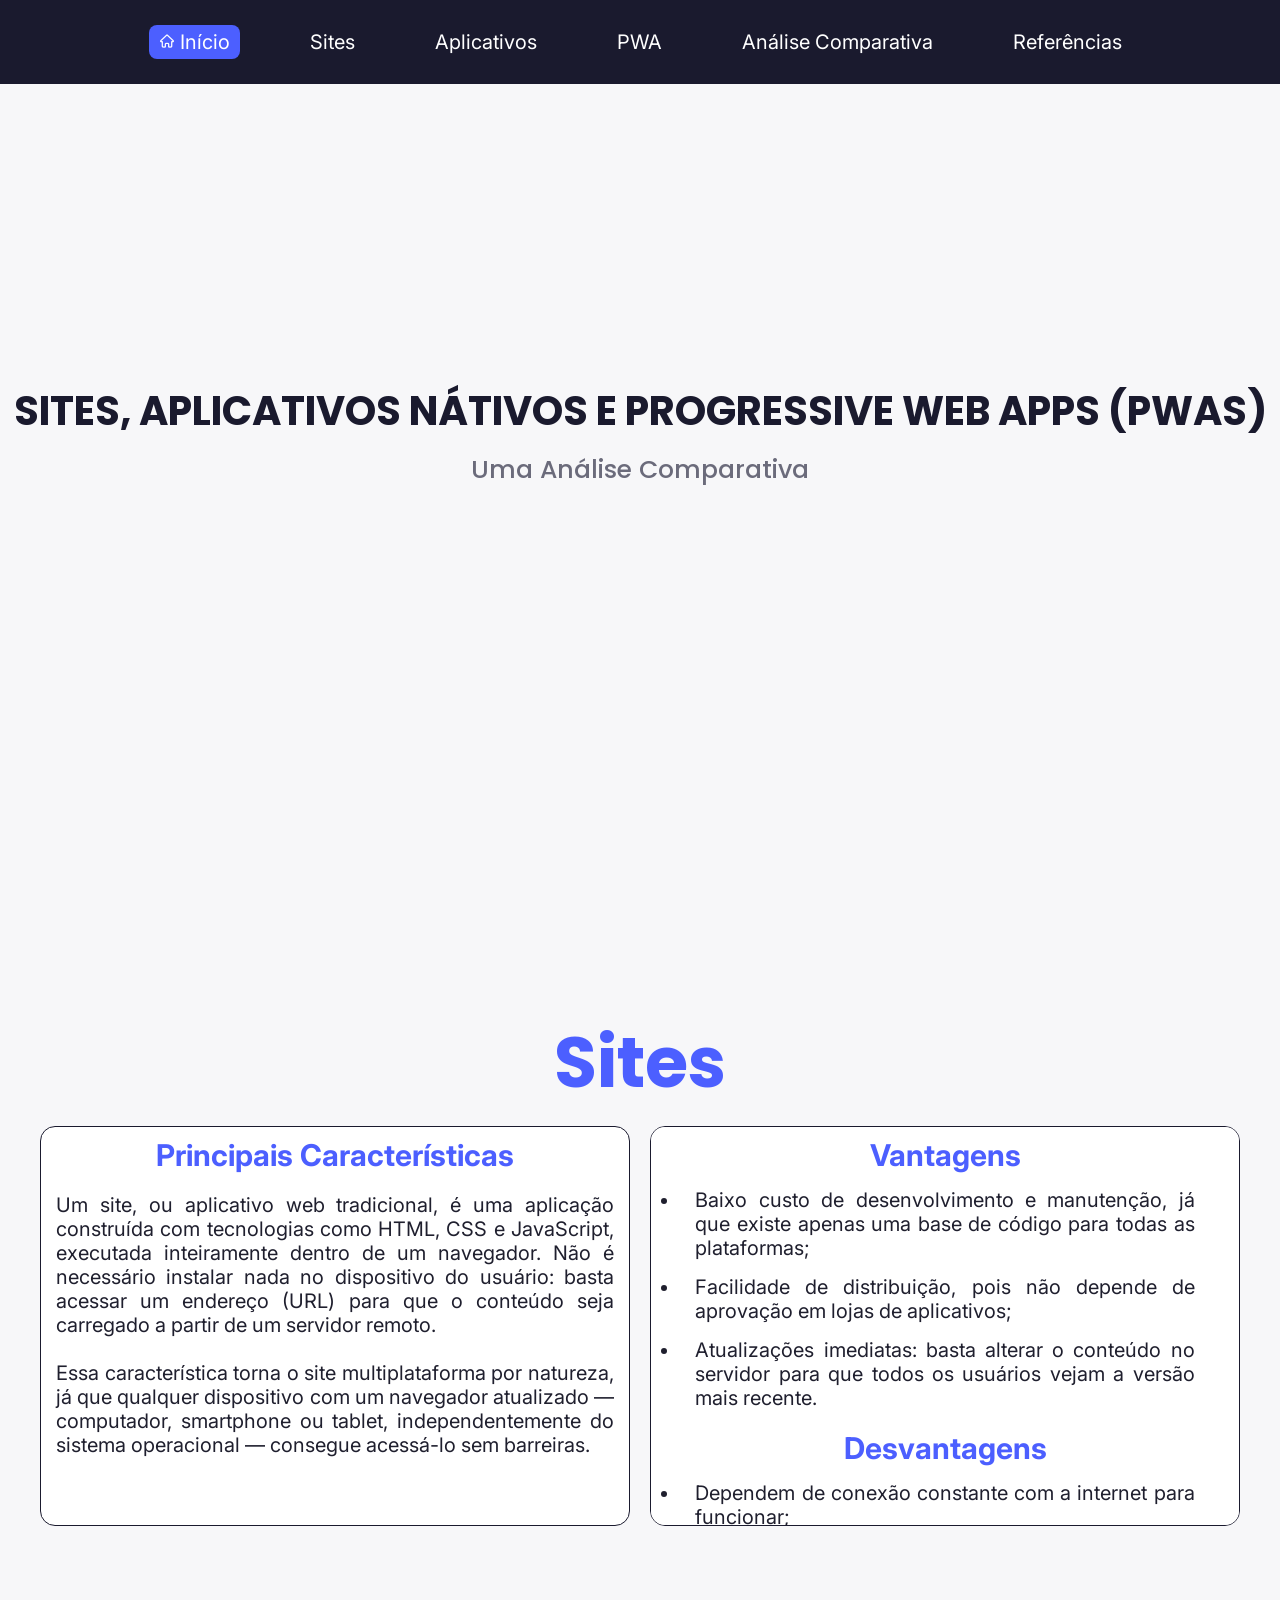
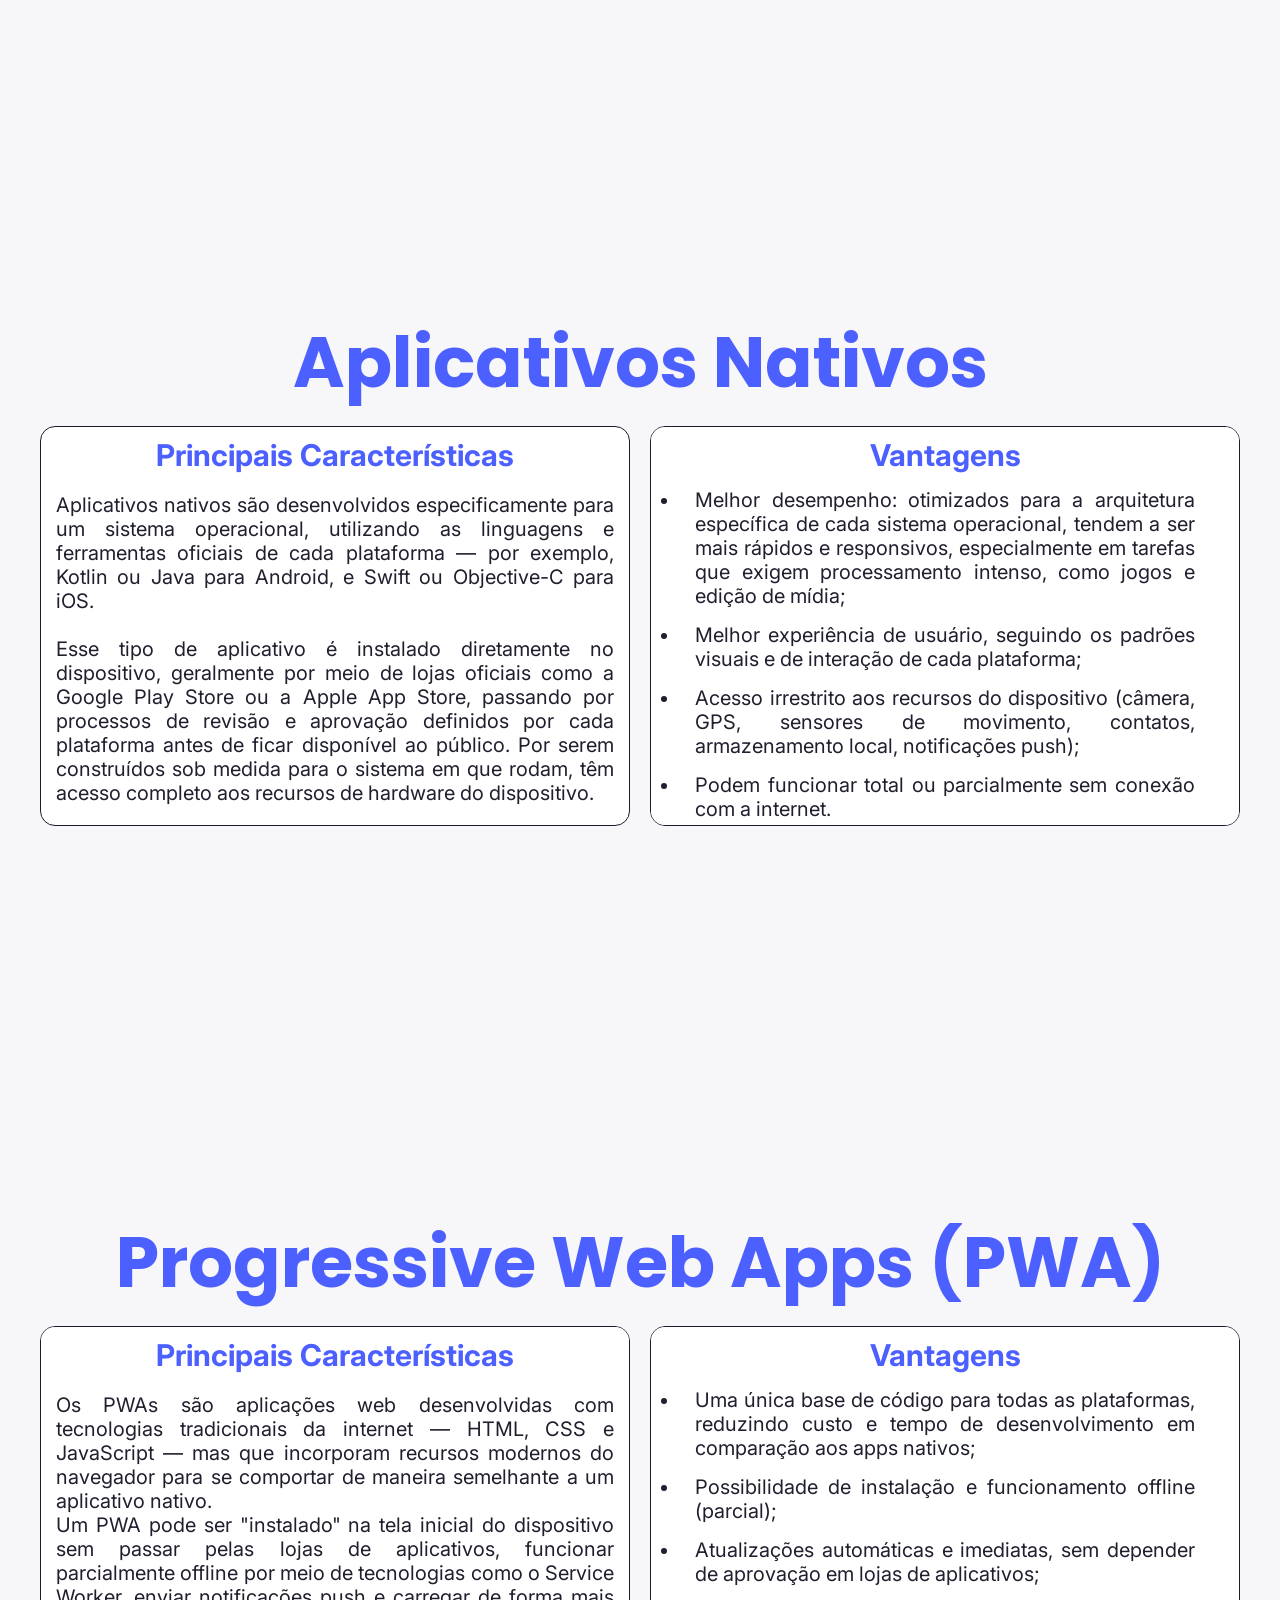
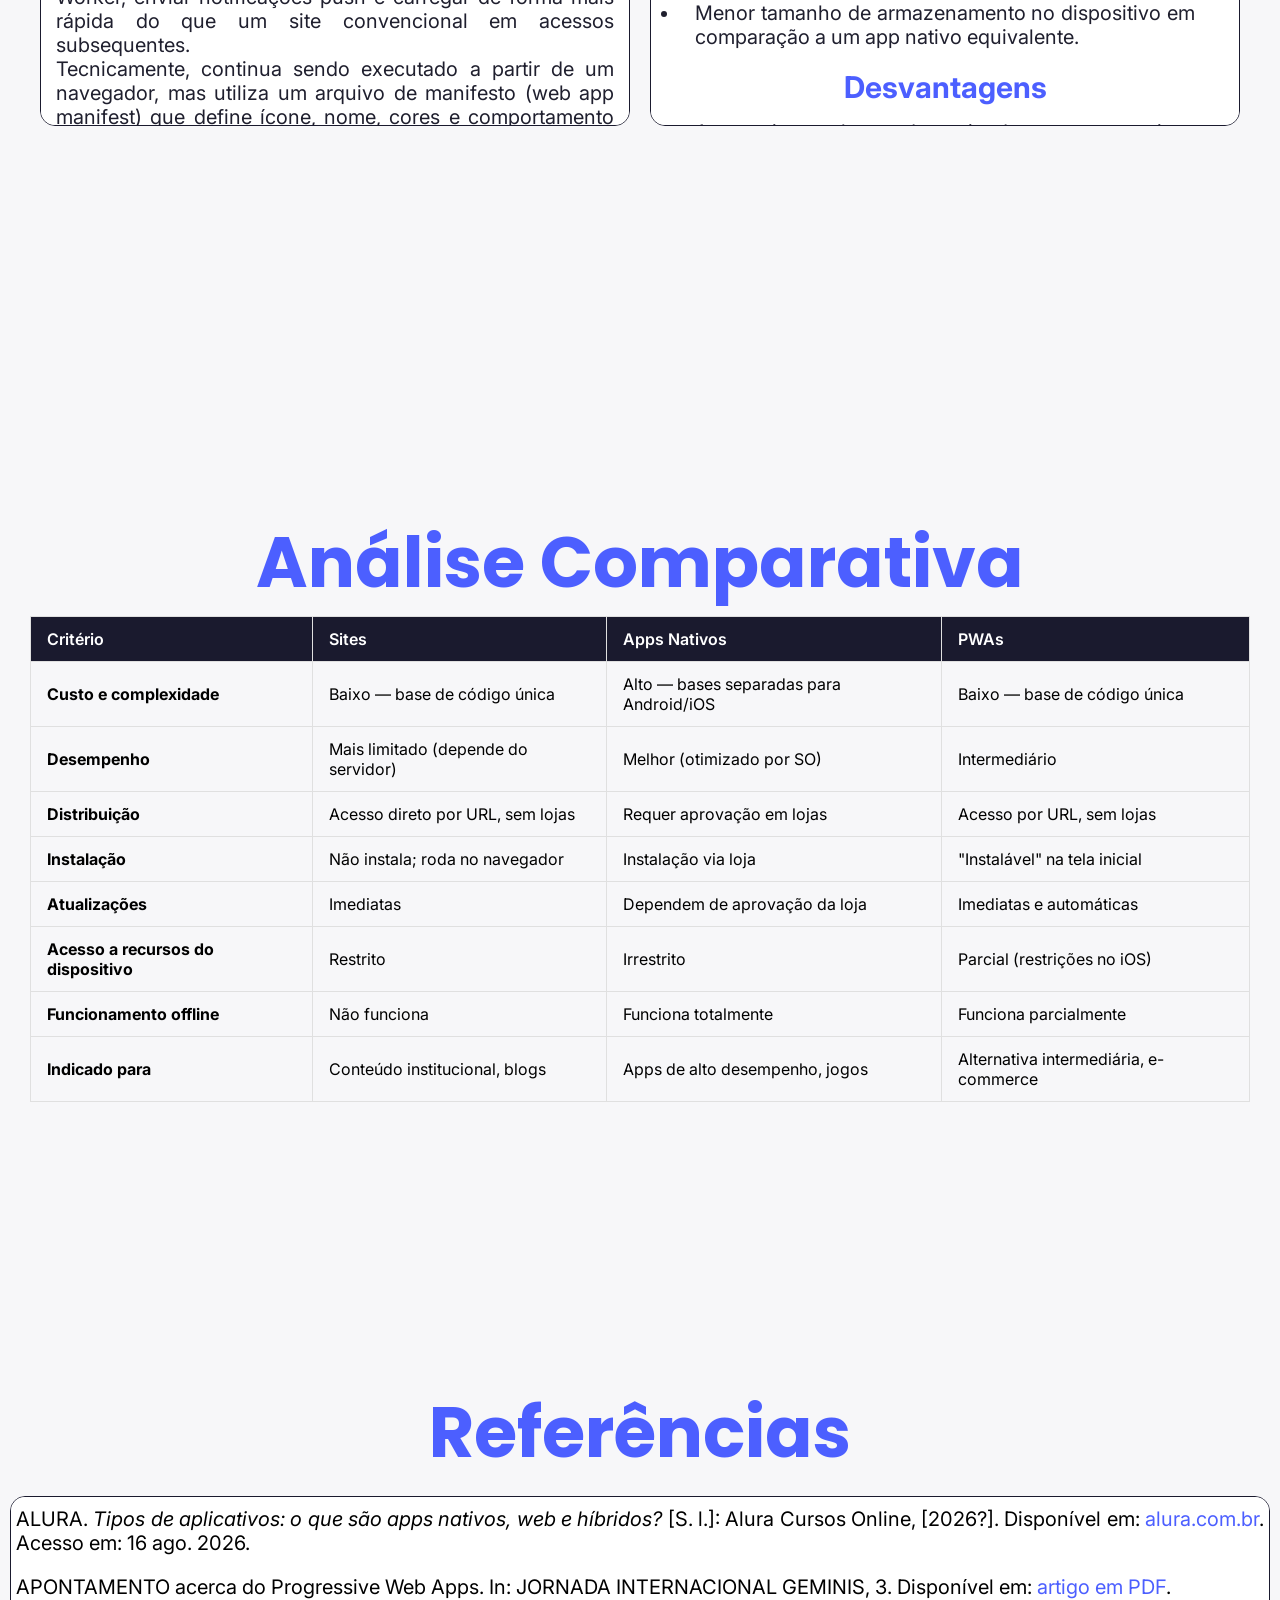
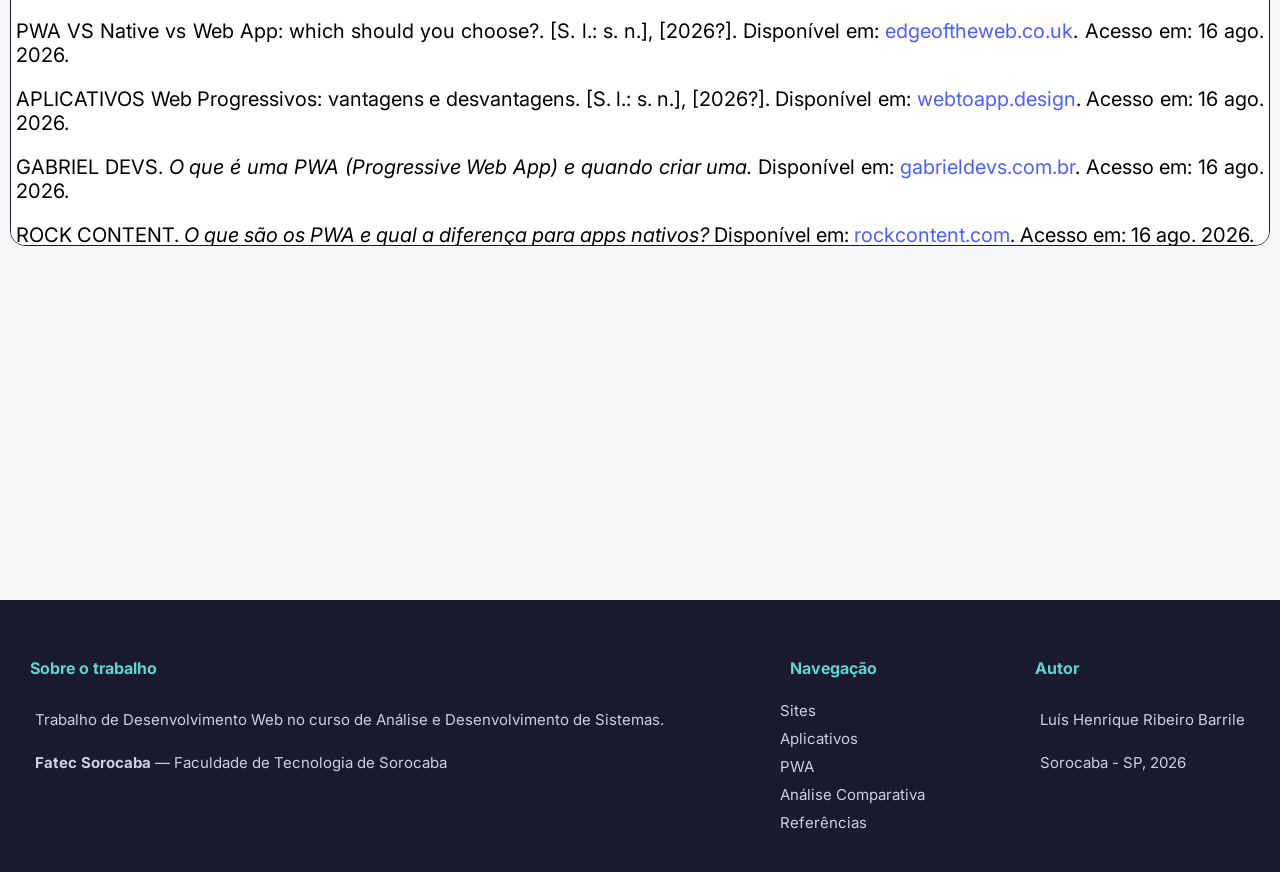
<file: Atividade3/index.html>
<!doctype html>
<html lang="pt-br">
  <head>
    <meta charset="UTF-8" />
    <meta name="viewport" content="width=device-width, initial-scale=1.0" />
    <link rel="stylesheet" href="./styles/style.css" />
    <title>Atividade 3</title>
  </head>
  <body>
    <header>
      <nav>
        <ul>
          <li>
            <a href="#home" class="home"
              ><img src="./images/botao-de-inicio.png" alt="" />Início</a
            >
          </li>
          <li><a href="#site">Sites</a></li>
          <li><a href="#apps">Aplicativos</a></li>
          <li><a href="#pwa">PWA</a></li>
          <li><a href="#analise">Análise Comparativa</a></li>
          <li><a href="#ref">Referências</a></li>
        </ul>
      </nav>
    </header>
    <section class="section" id="home">
      <div class="container-home">
        <h1>SITES, APLICATIVOS NÁTIVOS E PROGRESSIVE WEB APPS (PWAS)</h1>
        <p>Uma Análise Comparativa</p>
      </div>
    </section>
    <section class="section" id="site">
      <article>
        <h2>Sites</h2>
        <div class="container">
          <div class="content">
            <h3>Principais Características</h3>
            <p>
              Um site, ou aplicativo web tradicional, é uma aplicação construída
              com tecnologias como HTML, CSS e JavaScript, executada
              inteiramente dentro de um navegador. Não é necessário instalar
              nada no dispositivo do usuário: basta acessar um endereço (URL)
              para que o conteúdo seja carregado a partir de um servidor
              remoto.<br /><br />
              Essa característica torna o site multiplataforma por natureza, já
              que qualquer dispositivo com um navegador atualizado — computador,
              smartphone ou tablet, independentemente do sistema operacional —
              consegue acessá-lo sem barreiras.
            </p>
          </div>
          <div class="content">
            <div class="vantagens">
              <h4>Vantagens</h4>
              <ul class="lista-VD">
                <li>
                  Baixo custo de desenvolvimento e manutenção, já que existe
                  apenas uma base de código para todas as plataformas;
                </li>
                <li>
                  Facilidade de distribuição, pois não depende de aprovação em
                  lojas de aplicativos;
                </li>
                <li>
                  Atualizações imediatas: basta alterar o conteúdo no servidor
                  para que todos os usuários vejam a versão mais recente.
                </li>
              </ul>
            </div>
            <div class="desvantagens">
              <h4>Desvantagens</h4>
              <ul class="lista-VD">
                <li>
                  Dependem de conexão constante com a internet para funcionar;
                </li>
                <li>
                  Acesso restrito a recursos nativos do dispositivo (câmera,
                  GPS, sensores e notificações push), embora parte desses
                  recursos venha sendo progressivamente disponibilizada por APIs
                  web;
                </li>
                <li>
                  Desempenho e fluidez geralmente inferiores aos de um
                  aplicativo instalado localmente, especialmente em interações
                  mais complexas.
                </li>
              </ul>
            </div>
          </div>
        </div>
      </article>
    </section>
    <section class="section" id="apps">
      <article>
        <h2>Aplicativos Nativos</h2>
        <div class="container">
          <div class="content">
            <h3>Principais Características</h3>
            <p>
              Aplicativos nativos são desenvolvidos especificamente para um
              sistema operacional, utilizando as linguagens e ferramentas
              oficiais de cada plataforma — por exemplo, Kotlin ou Java para
              Android, e Swift ou Objective-C para iOS. <br />
              <br />
              Esse tipo de aplicativo é instalado diretamente no dispositivo,
              geralmente por meio de lojas oficiais como a Google Play Store ou
              a Apple App Store, passando por processos de revisão e aprovação
              definidos por cada plataforma antes de ficar disponível ao
              público. Por serem construídos sob medida para o sistema em que
              rodam, têm acesso completo aos recursos de hardware do
              dispositivo.
            </p>
          </div>
          <div class="content">
            <div class="vantagens">
              <h4>Vantagens</h4>
              <ul class="lista-VD">
                <li>
                  Melhor desempenho: otimizados para a arquitetura específica de
                  cada sistema operacional, tendem a ser mais rápidos e
                  responsivos, especialmente em tarefas que exigem processamento
                  intenso, como jogos e edição de mídia;
                </li>
                <li>
                  Melhor experiência de usuário, seguindo os padrões visuais e
                  de interação de cada plataforma;
                </li>
                <li>
                  Acesso irrestrito aos recursos do dispositivo (câmera, GPS,
                  sensores de movimento, contatos, armazenamento local,
                  notificações push);
                </li>
                <li>
                  Podem funcionar total ou parcialmente sem conexão com a
                  internet.
                </li>
              </ul>
            </div>
            <div class="desvantagens">
              <h4>Desvantagens</h4>
              <ul class="lista-VD">
                <li>
                  Exigem, normalmente, a criação e manutenção de duas bases de
                  código distintas (Android e iOS), aumentando tempo e
                  investimento;
                </li>
                <li>
                  Distribuição depende da aprovação das lojas de aplicativos, o
                  que pode gerar atrasos em lançamentos e atualizações;
                </li>
                <li>
                  O usuário precisa baixar e instalar o aplicativo antes de
                  utilizá-lo, o que pode representar uma barreira de adoção.
                </li>
              </ul>
            </div>
          </div>
        </div>
      </article>
    </section>
    <section class="section" id="pwa">
      <article>
        <h2>Progressive Web Apps (PWA)</h2>
        <div class="container">
          <div class="content">
            <h3>Principais Características</h3>
            <p>
              Os PWAs são aplicações web desenvolvidas com tecnologias
              tradicionais da internet — HTML, CSS e JavaScript — mas que
              incorporam recursos modernos do navegador para se comportar de
              maneira semelhante a um aplicativo nativo. <br />
              Um PWA pode ser "instalado" na tela inicial do dispositivo sem
              passar pelas lojas de aplicativos, funcionar parcialmente offline
              por meio de tecnologias como o Service Worker, enviar notificações
              push e carregar de forma mais rápida do que um site convencional
              em acessos subsequentes. <br />
              Tecnicamente, continua sendo executado a partir de um navegador,
              mas utiliza um arquivo de manifesto (web app manifest) que define
              ícone, nome, cores e comportamento de tela cheia, aproximando a
              experiência do usuário à de um app nativo.
            </p>
          </div>
          <div class="content">
            <div class="vantagens">
              <h4>Vantagens</h4>
              <ul class="lista-VD">
                <li>
                  Uma única base de código para todas as plataformas, reduzindo
                  custo e tempo de desenvolvimento em comparação aos apps
                  nativos;
                </li>
                <li>
                  Possibilidade de instalação e funcionamento offline (parcial);
                </li>
                <li>
                  Atualizações automáticas e imediatas, sem depender de
                  aprovação em lojas de aplicativos;
                </li>
                <li>
                  Menor tamanho de armazenamento no dispositivo em comparação a
                  um app nativo equivalente.
                </li>
              </ul>
            </div>
            <div class="desvantagens">
              <h4>Desvantagens</h4>
              <ul class="lista-VD">
                <li>
                  Acesso incompleto a determinados recursos nativos do
                  dispositivo, sobretudo em iOS, cujo navegador (Safari/WebKit)
                  impõe restrições mais rígidas;
                </li>
                <li>
                  Suporte limitado a notificações push e a determinados sensores
                  em dispositivos Apple;
                </li>
                <li>
                  Desempenho superior ao de um site tradicional, mas ainda
                  abaixo do de um app nativo em tarefas que exigem alto
                  processamento gráfico ou de dados.
                </li>
              </ul>
            </div>
          </div>
        </div>
      </article>
    </section>
    <section class="section" id="analise">
      <article>
        <h2>Análise Comparativa</h2>
        <div class="container">
          <table class="tabela-comparativa">
            <thead>
              <tr>
                <th>Critério</th>
                <th>Sites</th>
                <th>Apps Nativos</th>
                <th>PWAs</th>
              </tr>
            </thead>
            <tbody>
              <tr>
                <td><strong>Custo e complexidade</strong></td>
                <td>Baixo — base de código única</td>
                <td>Alto — bases separadas para Android/iOS</td>
                <td>Baixo — base de código única</td>
              </tr>
              <tr>
                <td><strong>Desempenho</strong></td>
                <td>Mais limitado (depende do servidor)</td>
                <td>Melhor (otimizado por SO)</td>
                <td>Intermediário</td>
              </tr>
              <tr>
                <td><strong>Distribuição</strong></td>
                <td>Acesso direto por URL, sem lojas</td>
                <td>Requer aprovação em lojas</td>
                <td>Acesso por URL, sem lojas</td>
              </tr>
              <tr>
                <td><strong>Instalação</strong></td>
                <td>Não instala; roda no navegador</td>
                <td>Instalação via loja</td>
                <td>"Instalável" na tela inicial</td>
              </tr>
              <tr>
                <td><strong>Atualizações</strong></td>
                <td>Imediatas</td>
                <td>Dependem de aprovação da loja</td>
                <td>Imediatas e automáticas</td>
              </tr>
              <tr>
                <td><strong>Acesso a recursos do dispositivo</strong></td>
                <td>Restrito</td>
                <td>Irrestrito</td>
                <td>Parcial (restrições no iOS)</td>
              </tr>
              <tr>
                <td><strong>Funcionamento offline</strong></td>
                <td>Não funciona</td>
                <td>Funciona totalmente</td>
                <td>Funciona parcialmente</td>
              </tr>
              <tr>
                <td><strong>Indicado para</strong></td>
                <td>Conteúdo institucional, blogs</td>
                <td>Apps de alto desempenho, jogos</td>
                <td>Alternativa intermediária, e-commerce</td>
              </tr>
            </tbody>
          </table>
        </div>
      </article>
    </section>
    <section class="referencias section" id="ref">
      <h2>Referências</h2>
      <div class="content-ref">
        <ul class="lista-referencias">
          <li>
            ALURA.
            <em
              >Tipos de aplicativos: o que são apps nativos, web e híbridos?</em
            >
            [S. l.]: Alura Cursos Online, [2026?]. Disponível em:
            <a
              href="https://www.alura.com.br/artigos/tipos-de-aplicativos"
              target="_blank"
              rel="noopener noreferrer"
              >alura.com.br</a
            >. Acesso em: 16 ago. 2026.
          </li>
          <li>
            APONTAMENTO acerca do Progressive Web Apps. In: JORNADA
            INTERNACIONAL GEMINIS, 3. Disponível em:
            <a
              href="https://grcmlesydpcd.objectstorage.sa-saopaulo-1.oci.customer-oci.com/p/OQwcvnO-c63O08Gc2Kv4OTbJttj5ik60dguiDIyyQ0wuo5SWn-jHOLW9wNbylNqI/n/grcmlesydpcd/b/dtysppobjmntbkp01/o/media/doity/submissoes/artigo-6d73074b34b7631db712c0472463b10b08ed8ea4-arquivo.pdf"
              target="_blank"
              rel="noopener noreferrer"
              >artigo em PDF</a
            >.
          </li>
          <li>
            PWA VS Native vs Web App: which should you choose?. [S. l.: s. n.],
            [2026?]. Disponível em:
            <a
              href="https://www.edgeoftheweb.co.uk/blog/pwa-vs-native-vs-web-app-which-should-you-choose"
              target="_blank"
              rel="noopener noreferrer"
              >edgeoftheweb.co.uk</a
            >. Acesso em: 16 ago. 2026.
          </li>
          <li>
            APLICATIVOS Web Progressivos: vantagens e desvantagens. [S. l.: s.
            n.], [2026?]. Disponível em:
            <a
              href="https://webtoapp.design/blog/pt_BR/progressive-web-apps"
              target="_blank"
              rel="noopener noreferrer"
              >webtoapp.design</a
            >. Acesso em: 16 ago. 2026.
          </li>
          <li>
            GABRIEL DEVS.
            <em>O que é uma PWA (Progressive Web App) e quando criar uma.</em>
            Disponível em:
            <a
              href="https://www.gabrieldevs.com.br/2026/07/o-que-e-uma-pwa-progressive-web-app-e.html"
              target="_blank"
              rel="noopener noreferrer"
              >gabrieldevs.com.br</a
            >. Acesso em: 16 ago. 2026.
          </li>
          <li>
            ROCK CONTENT.
            <em>O que são os PWA e qual a diferença para apps nativos?</em>
            Disponível em:
            <a
              href="https://rockcontent.com/br/blog/o-que-sao-pwa-qual-diferenca-aplicativos-nativos/"
              target="_blank"
              rel="noopener noreferrer"
              >rockcontent.com</a
            >. Acesso em: 16 ago. 2026.
          </li>
          <li>
            USINA DE PESQUISA.
            <em
              >Progressive Web Apps (PWA) no desenvolvimento de aplicativos.</em
            >
            Disponível em:
            <a
              href="https://www.usinadepesquisa.com/?p=7215"
              target="_blank"
              rel="noopener noreferrer"
              >usinadepesquisa.com</a
            >. Acesso em: 16 ago. 2026.
          </li>
        </ul>
      </div>
    </section>

    <footer class="footer">
      <div class="footer-content">
        <div class="footer-col">
          <h3>Sobre o trabalho</h3>
          <p>
            Trabalho de Desenvolvimento Web no curso de Análise e Desenvolvimento
            de Sistemas.
          </p>
          <p>
            <strong>Fatec Sorocaba</strong> — Faculdade de Tecnologia de
            Sorocaba
          </p>
        </div>

        <div class="footer-col">
          <h3>Navegação</h3>
          <ul class="footer-links">
            <li><a href="#site">Sites</a></li>
            <li><a href="#apps">Aplicativos</a></li>
            <li><a href="#pwa">PWA</a></li>
            <li><a href="#analise">Análise Comparativa</a></li>
            <li><a href="#ref">Referências</a></li>
          </ul>
        </div>

        <div class="footer-col">
          <h3>Autor</h3>
          <p>Luís Henrique Ribeiro Barrile</p>
          <p>Sorocaba - SP, 2026</p>
        </div>
      </div>
    </footer>
  </body>
</html>
</file>
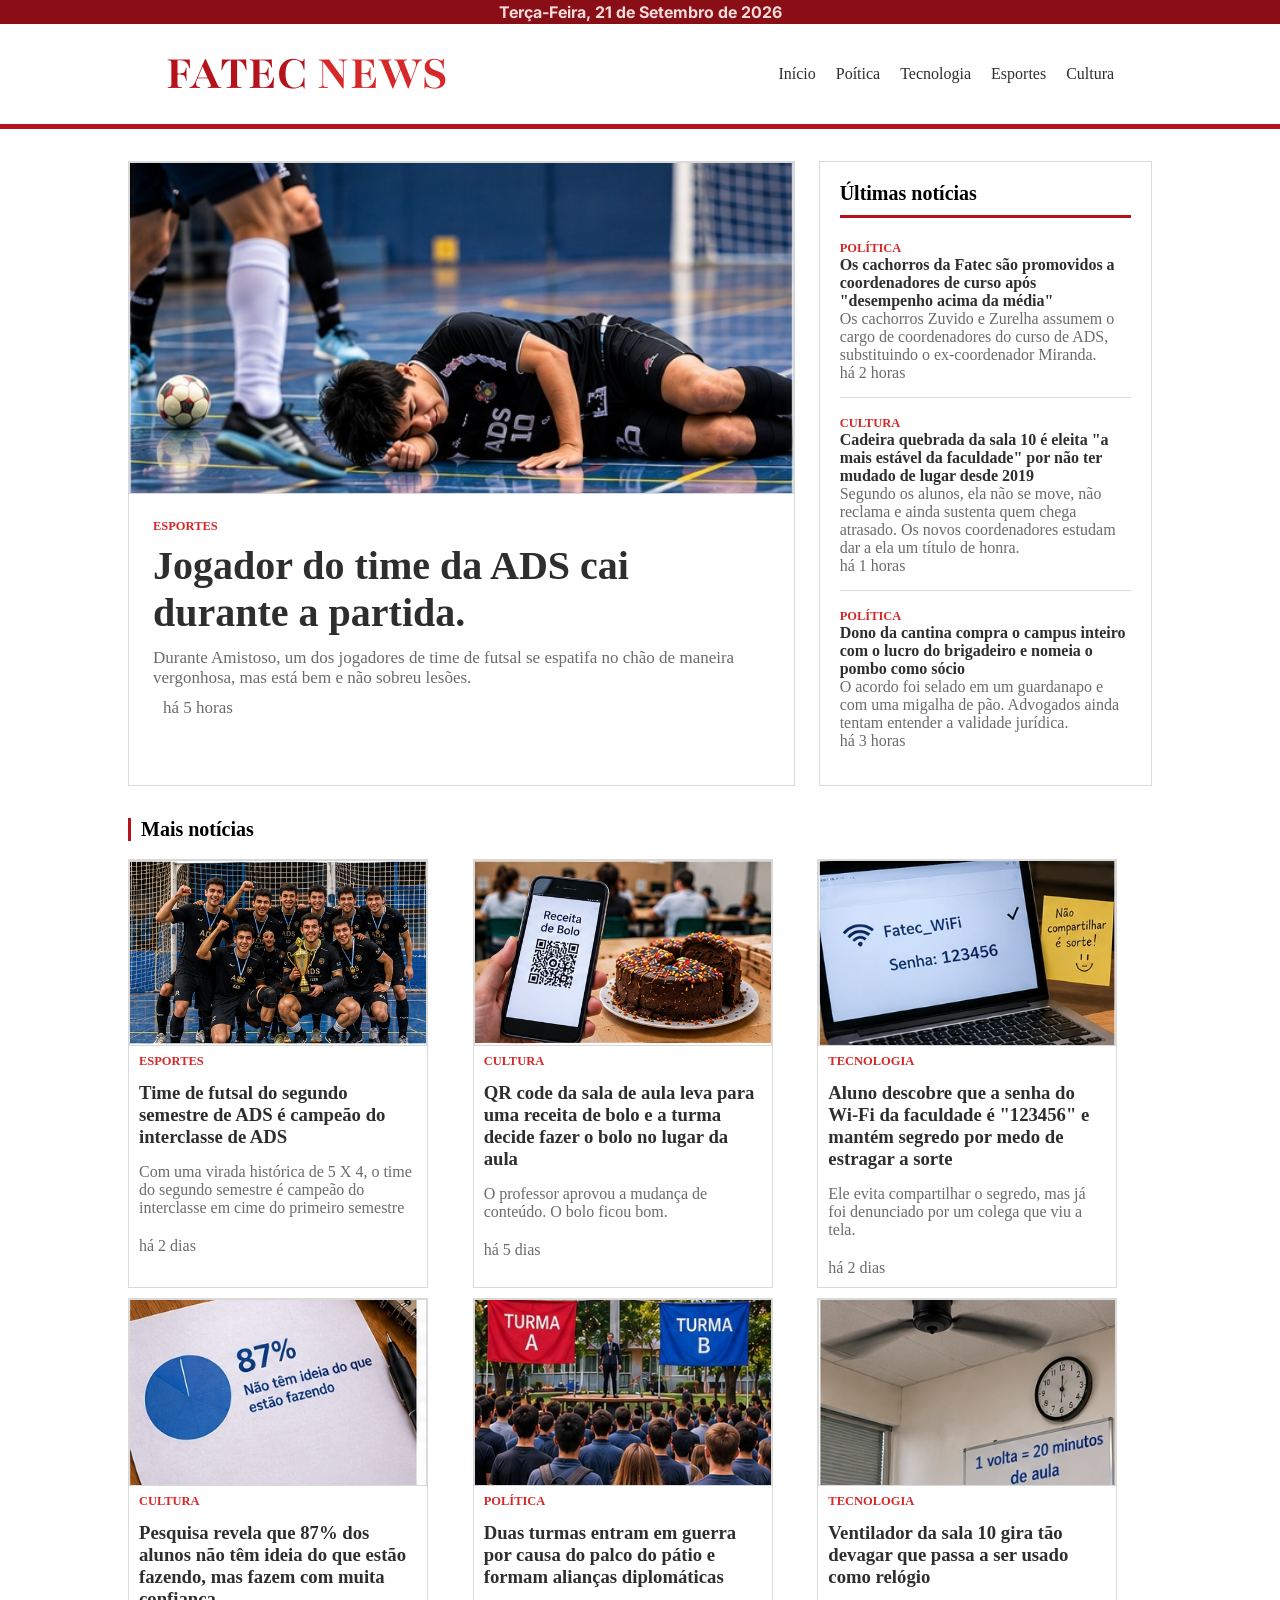
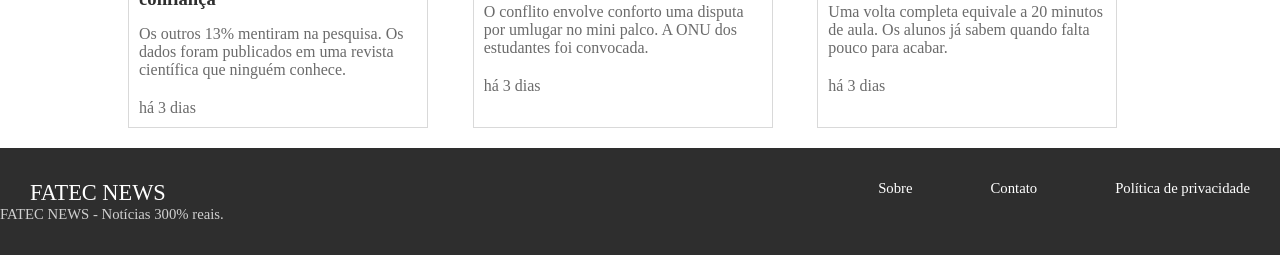
<file: Atividade4/index.html>
<!doctype html>
<html lang="pt-br">
  <head>
    <meta charset="UTF-8" />
    <meta name="viewport" content="width=device-width, initial-scale=1.0" />
    <link rel="stylesheet" href="./styles.css/style.css" />
    <title>Document</title>
  </head>
  <body>
    <header>
      <div class="data">Terça-Feira, 21 de Setembro de 2026</div>
      <div class="header">
        <h1>FATEC <span>NEWS</span></h1>
        <nav>
          <ul class="nav">
            <li><a href="">Início</a></li>
            <li><a href="">Poítica</a></li>
            <li><a href="">Tecnologia</a></li>
            <li><a href="">Esportes</a></li>
            <li><a href="">Cultura</a></li>
          </ul>
        </nav>
      </div>
    </header>

    <section class="destaques">
      <a href="" class="principal">
        <div class="img"><img src="./images/futsal-queda.jpg" alt="Jogador cai durante jogo"></div>
        <div class="conteudo">
          <span class="categoria">ESPORTES</span>
          <h2>Jogador do time da ADS cai durante a partida.</h2>
          <p>
            Durante Amistoso, um dos jogadores de time de futsal se espatifa no chão de maneira vergonhosa, mas está bem e não sobreu lesões. 
          </p>
          <p class="data-post">há 5 horas</p>
        </div>
      </a>

      <aside class="ultimas">
        <h3>Últimas notícias</h3>
        <ul>
          <li>
            <a href="#">
              <span class="categoria">POLÍTICA</span>
              <h4>Os cachorros da Fatec são promovidos a coordenadores de curso após "desempenho acima da média"</h4>
              <p>
                Os cachorros Zuvido e Zurelha assumem o cargo de coordenadores do curso de ADS, substituindo o ex-coordenador Miranda.
              </p>
              <p>há 2 horas</p>
            </a>
          </li>
          <li>
            <a href="#">
              <span class="categoria">CULTURA</span>
              <h4>Cadeira quebrada da sala 10 é eleita "a mais estável da faculdade" por não ter mudado de lugar desde 2019</h4>
              <p>
                Segundo os alunos, ela não se move, não reclama e ainda sustenta quem chega atrasado. Os novos coordenadores estudam dar a ela um título de honra.
              </p>
              <p>há 1 horas</p>
            </a>
          </li>
          <li>
            <a href="#">
              <span class="categoria">POLÍTICA</span>
              <h4>Dono da cantina compra o campus inteiro com o lucro do brigadeiro e nomeia o pombo como sócio</h4>
              <p>
                O acordo foi selado em um guardanapo e com uma migalha de pão. Advogados ainda tentam entender a validade jurídica.
              </p>
              <p>há 3 horas</p>
            </a>
          </li>
        </ul>
      </aside>
    </section>

    <section class="mais-noticias">
      <h2 class="mais-titulo">Mais notícias</h2>

      <div class="cards">
        <article class="card">
          <div class="img"><img src="./images/futsal-campeao.jpg" alt="Time de futsal campeão"></div>
          <span class="categoria">ESPORTES</span>
          <h3>Time de futsal do segundo semestre de ADS é campeão do interclasse de ADS</h3>
          <p>
            Com uma virada histórica de 5 X 4, o time do segundo semestre é campeão do interclasse em cime do primeiro semestre
          </p>
          <p> há 2 dias</p>
        </article>
        <article class="card">
          <div class="img"><img src="./images/bolo-qr-code.jpg" alt="QR code de receita de bolo"></div>
          <span class="categoria">CULTURA</span>
          <h3>QR code da sala de aula leva para uma receita de bolo e a turma decide fazer o bolo no lugar da aula</h3>
          <p>
            O professor aprovou a mudança de conteúdo. O bolo ficou bom.
          </p>
          <p> há 5 dias</p>
        </article>
        <article class="card">
          <div class="img"><img src="./images/wifi-123456.jpg" alt="Senha do Wi-Fi da Fatec"></div>
          <span class="categoria">TECNOLOGIA</span>
          <h3>Aluno descobre que a senha do Wi-Fi da faculdade é "123456" e mantém segredo por medo de estragar a sorte</h3>
          <p>
            Ele evita compartilhar o segredo, mas já foi denunciado por um colega que viu a tela.
          </p>
          <p> há 2 dias</p>
        </article>
        <article class="card">
          <div class="img"><img src="./images/pesquisa-87.jpg" alt="Pesquisa com resultado de 87%"></div>
          <span class="categoria">CULTURA</span>
          <h3>Pesquisa revela que 87% dos alunos não têm ideia do que estão fazendo, mas fazem com muita confiança</h3>
          <p>
            Os outros 13% mentiram na pesquisa. Os dados foram publicados em uma revista científica que ninguém conhece.
          </p>
          <p> há 3 dias</p>
        </article>
        <article class="card">
          <div class="img"><img src="./images/guerra-turmas.jpg" alt="Disputa entre as turmas"></div>
          <span class="categoria">POLÍTICA</span>
          <h3>Duas turmas entram em guerra por causa do palco do pátio e formam alianças diplomáticas</h3>
          <p>
            O conflito envolve conforto uma disputa por umlugar no mini palco. A ONU dos estudantes foi convocada.
          </p>
          <p> há 3 dias</p>
        </article>
        <article class="card">
          <div class="img"><img src="./images/ventilador-relogio.jpg" alt="Ventilador da sala 10"></div>
          <span class="categoria">TECNOLOGIA</span>
          <h3>Ventilador da sala 10 gira tão devagar que passa a ser usado como relógio</h3>
          <p>
            Uma volta completa equivale a 20 minutos de aula. Os alunos já sabem quando falta pouco para acabar.
          </p>
          <p> há 3 dias</p>
        </article>
      </div>
    </section>

    <footer>
    <div class="container rodape">
      <div>
        <a href="#" class="logo">FATEC NEWS</a>
        <p>FATEC NEWS - Notícias 300% reais.</p>
      </div>
      <ul>
        <li><a href="#">Sobre</a></li>
        <li><a href="#">Contato</a></li>
        <li><a href="#">Política de privacidade</a></li>
      </ul>
    </div>
  </footer>
  </body>
</html>
</file>
<file: Atividade3/styles/style.css>
@import url('https://fonts.googleapis.com/css2?family=Poppins:ital,wght@0,100;0,200;0,300;0,400;0,500;0,600;0,700;0,800;0,900;1,100;1,200;1,300;1,400;1,500;1,600;1,700;1,800;1,900&display=swap');
@import url('https://fonts.googleapis.com/css2?family=Inter:ital,opsz,wght@0,14..32,100..900;1,14..32,100..900&family=Poppins:ital,wght@0,100;0,200;0,300;0,400;0,500;0,600;0,700;0,800;0,900;1,100;1,200;1,300;1,400;1,500;1,600;1,700;1,800;1,900&display=swap');

:root {
  --indigo-escuro: #1a1a2e;
  --azul-eletrico: #4c5fff;
  --ciano: #5fd4d0;
  --cinza-claro: #f7f7f9;
  --branco: #fff;
  --azul-escuro: #1f1f2e;
  --azul-acinzentado: #6b6b7b;
  --transicao: #eef1ff;
}

/* Geral */

* {
  margin: 0;
  padding: 0;
  box-sizing: border-box;
  font-family: 'Inter';
  scrollbar-width: thin; /* auto | thin | none */
  scrollbar-color: var(--azul-acinzentado); /* cor do "polegar" e do "trilho" */
}

html {
  scroll-behavior: smooth;
}

/* Header/Navbar */

header {
  background: var(--indigo-escuro);
  padding: 30px 20px;
  position: fixed;
  width: 100%;
}

nav ul {
  display: flex;
  align-items: center;
  justify-content: center;
}

nav ul li {
  margin: 0 30px;
  font-size: 20px;
  list-style: none;
}

nav ul li a {
  text-decoration: none;
  color: var(--branco);
  padding: 5px 10px;
  border-radius: 8px;
  transition: 0.2s ease;
}

/* Início */

.home {
  background-color: var(--azul-eletrico);
}

.home img {
  padding-right: 5px;
}

nav ul li a:hover {
  background-color: var(--azul-eletrico);
}

.section {
  padding-top: 80px;
  height: 100vh;
  background-color: var(--cinza-claro);
}

.container-home {
  min-height: 80vh;
  display: flex;
  flex-direction: column;
  align-items: center;
  justify-content: center;
}

.container-home h1 {
  font-size: 40px;
  font-family: 'Poppins';
  color: var(--indigo-escuro);
}

.container-home p {
  font-size: 25px;
  font-family: 'Poppins';
  font-weight: 500;
  color: var(--azul-acinzentado);
}

/* Conteúdo */

article {
  margin: 0 auto;
  text-align: center;
  padding: 30px;
}

h2 {
  color: var(--azul-eletrico);
  font-size: 70px;
  font-family: 'Poppins';
}

.container {
  display: flex;
  justify-content: space-between;
}

.content {
  width: 50%;
  height: 400px;
  border: 1px solid var(--indigo-escuro);
  border-radius: 15px;
  margin: 10px;
  overflow-y: auto;
  background-color: var(--branco);
}


h3 {
  font-size: 30px;
  padding: 10px;
  color: var(--azul-eletrico);
}

p {
  font-size: 20px;
  text-align: justify;
  padding: 10px 15px;
  color: var(--azul-escuro);
}


h4 {
  font-size: 30px;
  padding: 10px;
  color: var(--azul-eletrico);
}

.lista-VD li {
  font-size: 20px;
  text-align: justify;
  padding: 5px 15px 10px;
  max-width: 90%;
  margin: 0 auto;
  color: var(--azul-escuro);
}

/* TABELA */

.tabela-comparativa {
  width: 100%;
  border-collapse: collapse;
  font-family: 'Inter', sans-serif;
  font-size: 16px;
}

.tabela-comparativa th,
.tabela-comparativa td {
  padding: 12px 16px;
  text-align: left;
  border: 1px solid #e0e0e0;
}

.tabela-comparativa th {
  background-color: var(--indigo-escuro);
  color: var(--branco);
  font-weight: 600;
}

.tabela-comparativa tbody tr:hover {
  background-color: var(--transicao);
}

/* Referências */

.referencias {
  text-align: center;
}

.referencias li {
  font-size: 20px;
  margin: 0 5px;
  padding: 10px 0;
  text-align: justify;
}

.content-ref {
  height: 350px;
  border: 1px solid var(--indigo-escuro);
  border-radius: 15px;
  margin: 10px;
  overflow-y: auto;
  background-color: var(--branco);
}

.referencias a {
  color: var(--azul-eletrico);
  text-decoration: none;
}

.referencias a:hover {
  color: var(--indigo-escuro);
}

/* Footer */

.footer {
  background-color: var(--indigo-escuro);
  color: var(--branco);
  padding: 48px 20px 0;
}

.footer-content {
  margin: 0 auto;
  display: flex;
  gap: 40px;
  justify-content: space-between;
  padding-bottom: 32px;
}


.footer-col h3 {
  font-size: 16px;
  color: var(--ciano);
  margin-bottom: 12px;
}

.footer-col p {
  font-size: 15px;
  color: #cfcfe0;
  margin: 4px 0;
}

.footer-links {
  list-style: none;
  padding: 0;
  margin: 0;
}

.footer-links li {
  margin-bottom: 8px;
}

.footer-links a {
  color: #cfcfe0;
  text-decoration: none;
  font-size: 15px;
  transition: 0.2s ease;
}

.footer-links a:hover {
  color: var(--azul-eletrico);
}
</file>
<file: Atividade4/styles.css/style.css>
@import url('https://fonts.googleapis.com/css2?family=Inter:ital,opsz,wght@0,14..32,100..900;1,14..32,100..900&display=swap');
@import url('https://fonts.googleapis.com/css2?family=Playfair:ital,opsz,wght@0,5..1200,300..900;1,5..1200,300..900&display=swap');


:root {
    --fundo: #f3f3f3;
    --papel: #ffffff;
    --tinta: #2e2e2e;
    --tinta-suave: #6b6b6b;
    --principal: #b5121b;   
    --vinho: #8a0e15;       
    --vermelho: #d62828;    
    --borda: #d9d9d9;
    --bege: #f5dcdc;
}

* {
    margin: 0;
    padding: 0;
    box-sizing: border-box;
}

a {
    text-decoration: none;
}

.data {
    text-align: center;
    padding: 2px 0;
    background-color: var(--vinho);
    color: var(--bege);
    font-family: 'Inter';
    font-weight: 700;
}

.header {
    display: flex;
    justify-content: space-around;
    align-items: center;
    text-align: center;
    padding: 20px 0;
    border-bottom: 5px solid var(--principal);
}

.header h1 {
    font-family: 'PlayFair';
    font-size: 50px;
    color: var(--principal);
}

.header span {
    color: var(--vermelho);
}

.nav {
    display: flex;
    gap: 20px;
    list-style: none;
}

.nav a {
    text-decoration: none;
    color: var(--tinta);
}

.nav a:hover {
    border-bottom: 2px solid var(--vermelho);
}

.destaques {
    display: grid;
    grid-template-columns: 2fr 1fr;
    gap: 24px;
    margin: 32px auto;
    width: 80%;
}

.img {
    background-color: var(--principal);
    border: 1px solid var(--borda);
}

.principal {
    background-color: var(--papel);
    border: 1px solid var(--borda);
}

.principal .img {
    aspect-ratio: 16 / 8;
}


.principal .conteudo { 
    padding: 22px 24px; 
}
    
.principal h2 {
    font-size: 40px;
    font-weight: 800;
    margin: 8px 0 12px;
    color: var(--tinta);
}
.principal p { 
    font-size: 17px;
    color: var(--tinta-suave);
}
 
.categoria {
    display: inline-block;
    font-size: 0.78rem;
    font-weight: 700;
    color: var(--vermelho);
}

.data-post {
    font-size: 10px;
    padding: 10px;
}

.ultimas {
    padding: 20px;
    border: 1px solid var(--borda);
    background-color: var(--papel);
}

.ultimas h3 {
    font-size: 20px;
    padding-bottom: 10px;
    border-bottom: 3px solid var(--principal);
    margin-bottom: 5px;
}

.ultimas ul {
    list-style: none;
}

.ultimas li {
    padding: 15px 0;
    border-bottom: 1px solid var(--borda);
}

.ultimas li:last-child {
    border-bottom: none;
}

.ultimas h4 {
    font-size: 16px;
    font-weight: 700;
    color: var(--tinta);
}

.ultimas p {
    color: var(--tinta-suave);
}

.mais-titulo {
    font-size: 20px;
    font-weight: 800;
    margin-bottom: 18px;
    padding-left: 10px;
    border-left: 3px solid var(--principal);
}

/* .cards {
    display: grid;
    grid-template-columns: repeat(auto-fix, minmax(250px, 1fr));
    gap: 24px;
    margin-bottom: 40px;
}

.card {
    display: flex;
    flex-direction: column;
    background-color: var(--papel);
    border: 1px solid var(--borda);
}

.card .img {
    aspect-ratio: 16 / 10;
} */

.mais-noticias {
    width: 80%;
    margin: 0 auto;
}
.cards {
    display: grid;
    grid-gap: 10px;
    grid-template-columns: auto;
    grid-template-rows: auto;
    grid-template-areas: 
        'a b c'
        'd e f'
    ;
}

.card {
    display: flex;
    flex-direction: column;
    background-color: var(--papel);
    border: 1px solid var(--borda);
    width: 300px;
}

.card .img {
    aspect-ratio: 16 / 10;
}

.card .categoria {
    padding: 8px 10px;
}

.card h3 {
    padding: 5px 10px;
    color: var(--tinta);
}

.card p {
    padding: 10px;
    color: var(--tinta-suave);
}



footer {
    background: var(--tinta);
    color: #d0d0d0;
    margin-top: 20px;
    padding: 32px 0;
    font-size: 0.92rem;
}
.rodape {
    display: flex;
    justify-content: space-between;
    flex-wrap: wrap;
    gap: 20px;
}

footer .logo { 
    color: #fff;
    font-size: 1.4rem; 
}

footer ul { 
    list-style: none; 
    display: flex; 
    gap: 18px; 
    flex-wrap: wrap; 
}

footer a {
    color: #fff;
    margin: 30px;
}

footer a:hover {
    text-decoration: underline; 
}

.img {
    background-color: var(--principal);
    border: 1px solid var(--borda);
    overflow: hidden;
}

.img img {
    width: 100%;
    height: 100%;
    display: block;
    object-fit: cover;
}
</file>
